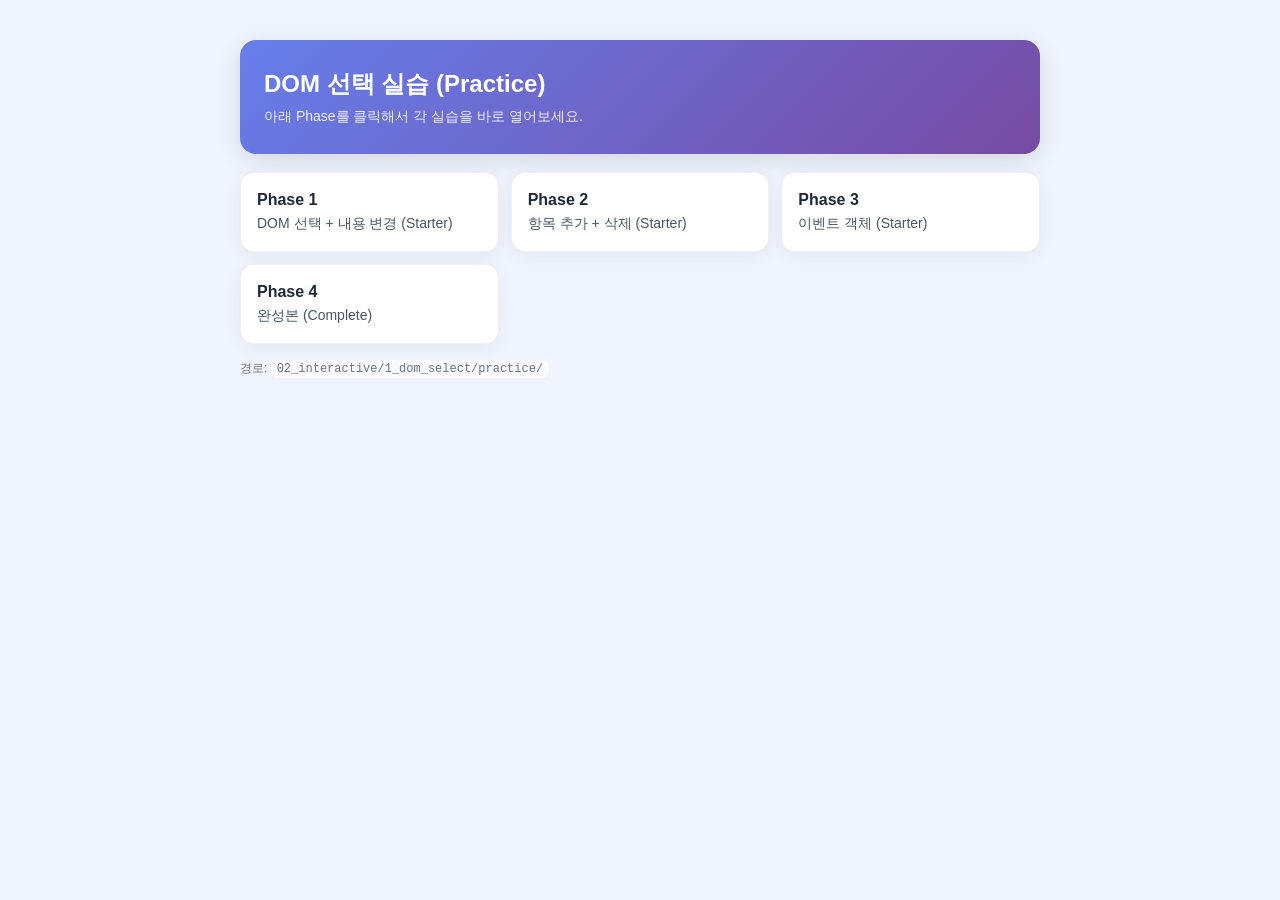
<file: practice/index.html>
<!doctype html>
<html lang="ko">
  <head>
    <meta charset="UTF-8" />
    <meta name="viewport" content="width=device-width, initial-scale=1.0" />
    <title>DOM 선택 실습 - Practice 목차</title>
    <link rel="stylesheet" href="./style.css" />
  </head>
  <body>
    <main class="wrap">
      <header class="hero">
        <h1>DOM 선택 실습 (Practice)</h1>
        <p>아래 Phase를 클릭해서 각 실습을 바로 열어보세요.</p>
      </header>

      <section class="grid" aria-label="Phase 목록">
        <a class="card" href="./phase1_starter/index.html">
          <div class="card-title">Phase 1</div>
          <div class="card-desc">DOM 선택 + 내용 변경 (Starter)</div>
        </a>

        <a class="card" href="./phase2_starter/index.html">
          <div class="card-title">Phase 2</div>
          <div class="card-desc">항목 추가 + 삭제 (Starter)</div>
        </a>

        <a class="card" href="./phase3_starter/index.html">
          <div class="card-title">Phase 3</div>
          <div class="card-desc">이벤트 객체 (Starter)</div>
        </a>

        <a class="card" href="./phase4_complete/index.html">
          <div class="card-title">Phase 4</div>
          <div class="card-desc">완성본 (Complete)</div>
        </a>
      </section>

      <footer class="footer">
        <span>경로: <code>02_interactive/1_dom_select/practice/</code></span>
      </footer>
    </main>
  </body>
</html>
</file>
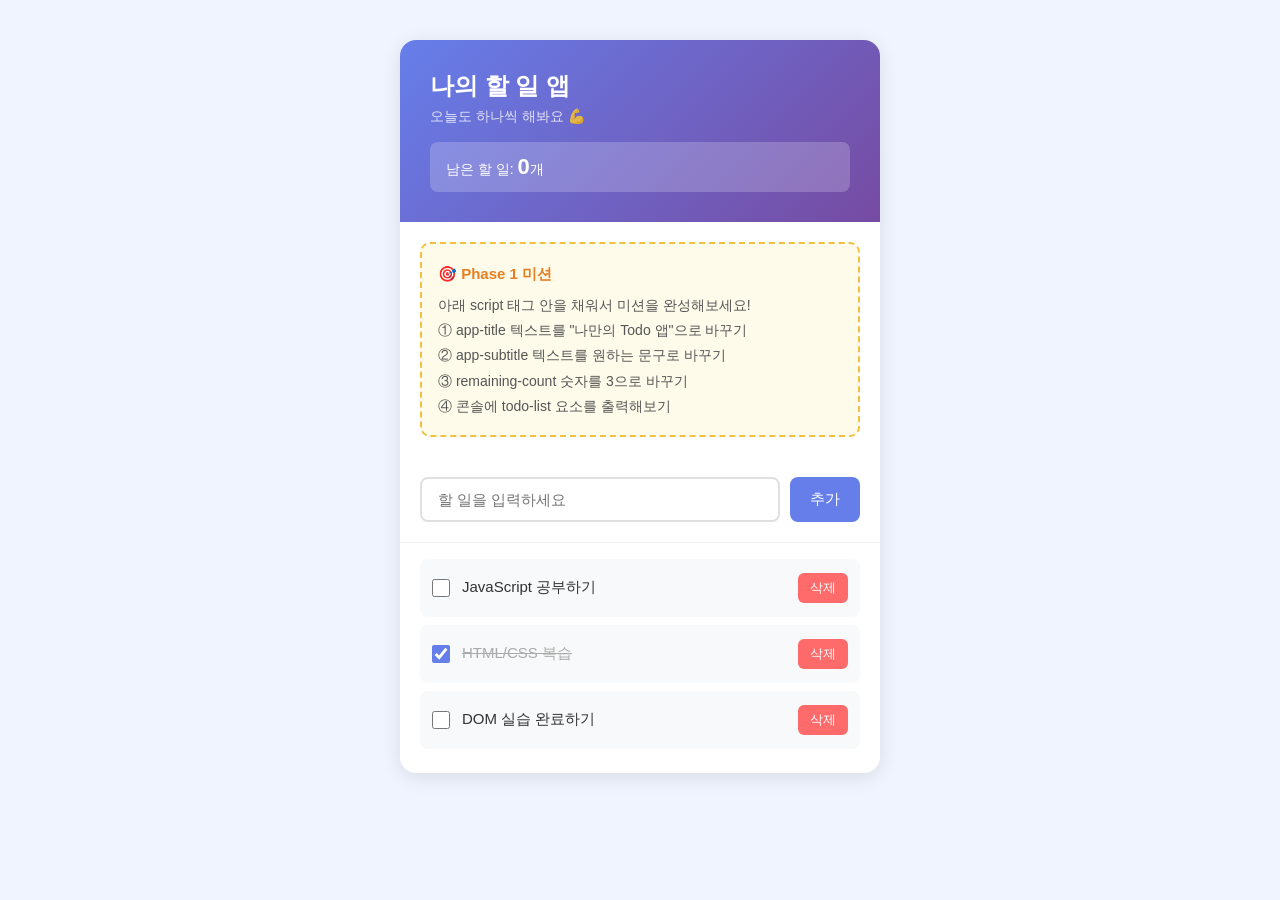
<file: practice/phase1_starter/index.html>
<!doctype html>
<html lang="ko">
  <head>
    <meta charset="UTF-8" />
    <meta name="viewport" content="width=device-width, initial-scale=1.0" />
    <title>Phase 1 - DOM 선택 + 내용 변경</title>
    <link rel="stylesheet" href="./style.css" />
    <script src="./script.js" defer></script>
  </head>
  <body>
    <div class="app">
      <!-- 헤더 -->
      <div class="app-header">
        <h1 id="app-title">나의 할 일 앱</h1>
        <p id="app-subtitle">오늘도 하나씩 해봐요 💪</p>
        <div class="summary">
          남은 할 일: <span id="remaining-count">0</span>개
        </div>
      </div>

      <!-- 미션 안내 -->
      <div class="mission-box">
        <strong>🎯 Phase 1 미션</strong>
        아래 script 태그 안을 채워서 미션을 완성해보세요!<br />
        ① app-title 텍스트를 "나만의 Todo 앱"으로 바꾸기<br />
        ② app-subtitle 텍스트를 원하는 문구로 바꾸기<br />
        ③ remaining-count 숫자를 3으로 바꾸기<br />
        ④ 콘솔에 todo-list 요소를 출력해보기
      </div>

      <!-- 입력 영역 -->
      <div class="input-area">
        <div class="input-row">
          <input type="text" id="todo-input" placeholder="할 일을 입력하세요" />
          <button class="btn-add" id="add-btn">추가</button>
        </div>
      </div>

      <!-- 할 일 목록 (샘플) -->
      <ul class="todo-list" id="todo-list">
        <li class="todo-item">
          <input type="checkbox" />
          <span>JavaScript 공부하기</span>
          <button class="btn-delete">삭제</button>
        </li>
        <li class="todo-item done">
          <input type="checkbox" checked />
          <span>HTML/CSS 복습</span>
          <button class="btn-delete">삭제</button>
        </li>
        <li class="todo-item">
          <input type="checkbox" />
          <span>DOM 실습 완료하기</span>
          <button class="btn-delete">삭제</button>
        </li>
      </ul>
    </div>
  </body>
</html>
</file>
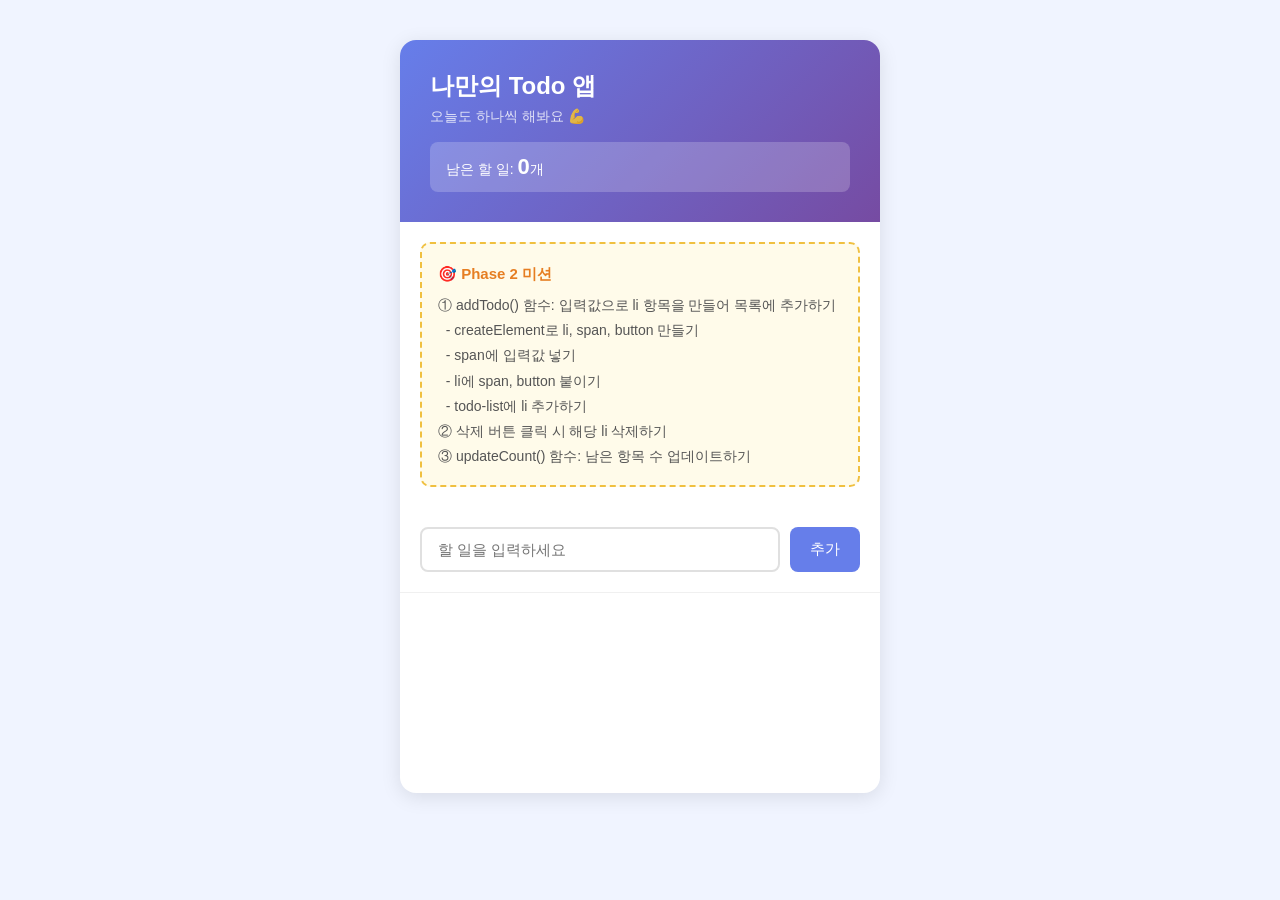
<file: practice/phase2_starter/index.html>
<!doctype html>
<html lang="ko">
  <head>
    <meta charset="UTF-8" />
    <meta name="viewport" content="width=device-width, initial-scale=1.0" />
    <title>Phase 2 - 항목 추가 + 삭제</title>
    <link rel="stylesheet" href="./style.css" />
    <script src="./script.js" defer></script>
  </head>
  <body>
    <div class="app">
      <div class="app-header">
        <h1 id="app-title">나만의 Todo 앱</h1>
        <p id="app-subtitle">오늘도 하나씩 해봐요 💪</p>
        <div class="summary">
          남은 할 일: <span id="remaining-count">0</span>개
        </div>
      </div>

      <div class="mission-box">
        <strong>🎯 Phase 2 미션</strong>
        ① addTodo() 함수: 입력값으로 li 항목을 만들어 목록에 추가하기<br />
        &nbsp;&nbsp;- createElement로 li, span, button 만들기<br />
        &nbsp;&nbsp;- span에 입력값 넣기<br />
        &nbsp;&nbsp;- li에 span, button 붙이기<br />
        &nbsp;&nbsp;- todo-list에 li 추가하기<br />
        ② 삭제 버튼 클릭 시 해당 li 삭제하기<br />
        ③ updateCount() 함수: 남은 항목 수 업데이트하기
      </div>

      <div class="input-area">
        <div class="input-row">
          <input type="text" id="todo-input" placeholder="할 일을 입력하세요" />
          <button class="btn-add" id="add-btn">추가</button>
        </div>
      </div>

      <ul class="todo-list" id="todo-list"></ul>
    </div>
  </body>
</html>
</file>
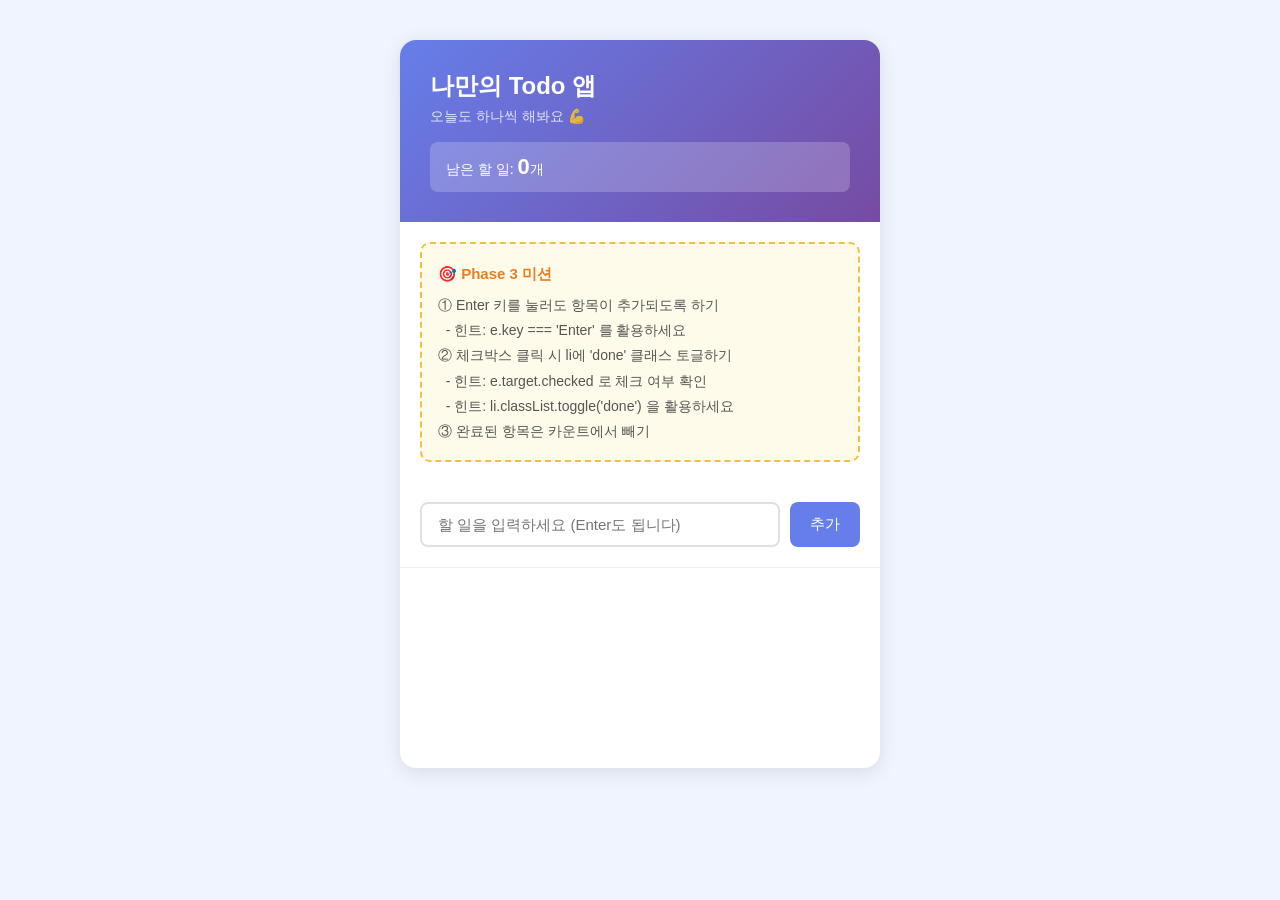
<file: practice/phase3_starter/index.html>
<!doctype html>
<html lang="ko">
  <head>
    <meta charset="UTF-8" />
    <meta name="viewport" content="width=device-width, initial-scale=1.0" />
    <title>Phase 3 - 이벤트 객체</title>
    <link rel="stylesheet" href="./style.css" />
    <script src="./script.js" defer></script>
  </head>
  <body>
    <div class="app">
      <div class="app-header">
        <h1>나만의 Todo 앱</h1>
        <p>오늘도 하나씩 해봐요 💪</p>
        <div class="summary">
          남은 할 일: <span id="remaining-count">0</span>개
        </div>
      </div>

      <div class="mission-box">
        <strong>🎯 Phase 3 미션</strong>
        ① Enter 키를 눌러도 항목이 추가되도록 하기<br />
        &nbsp;&nbsp;- 힌트: e.key === 'Enter' 를 활용하세요<br />
        ② 체크박스 클릭 시 li에 'done' 클래스 토글하기<br />
        &nbsp;&nbsp;- 힌트: e.target.checked 로 체크 여부 확인<br />
        &nbsp;&nbsp;- 힌트: li.classList.toggle('done') 을 활용하세요<br />
        ③ 완료된 항목은 카운트에서 빼기
      </div>

      <div class="input-area">
        <div class="input-row">
          <input
            type="text"
            id="todo-input"
            placeholder="할 일을 입력하세요 (Enter도 됩니다)"
          />
          <button class="btn-add" id="add-btn">추가</button>
        </div>
      </div>

      <ul class="todo-list" id="todo-list"></ul>
    </div>
  </body>
</html>
</file>
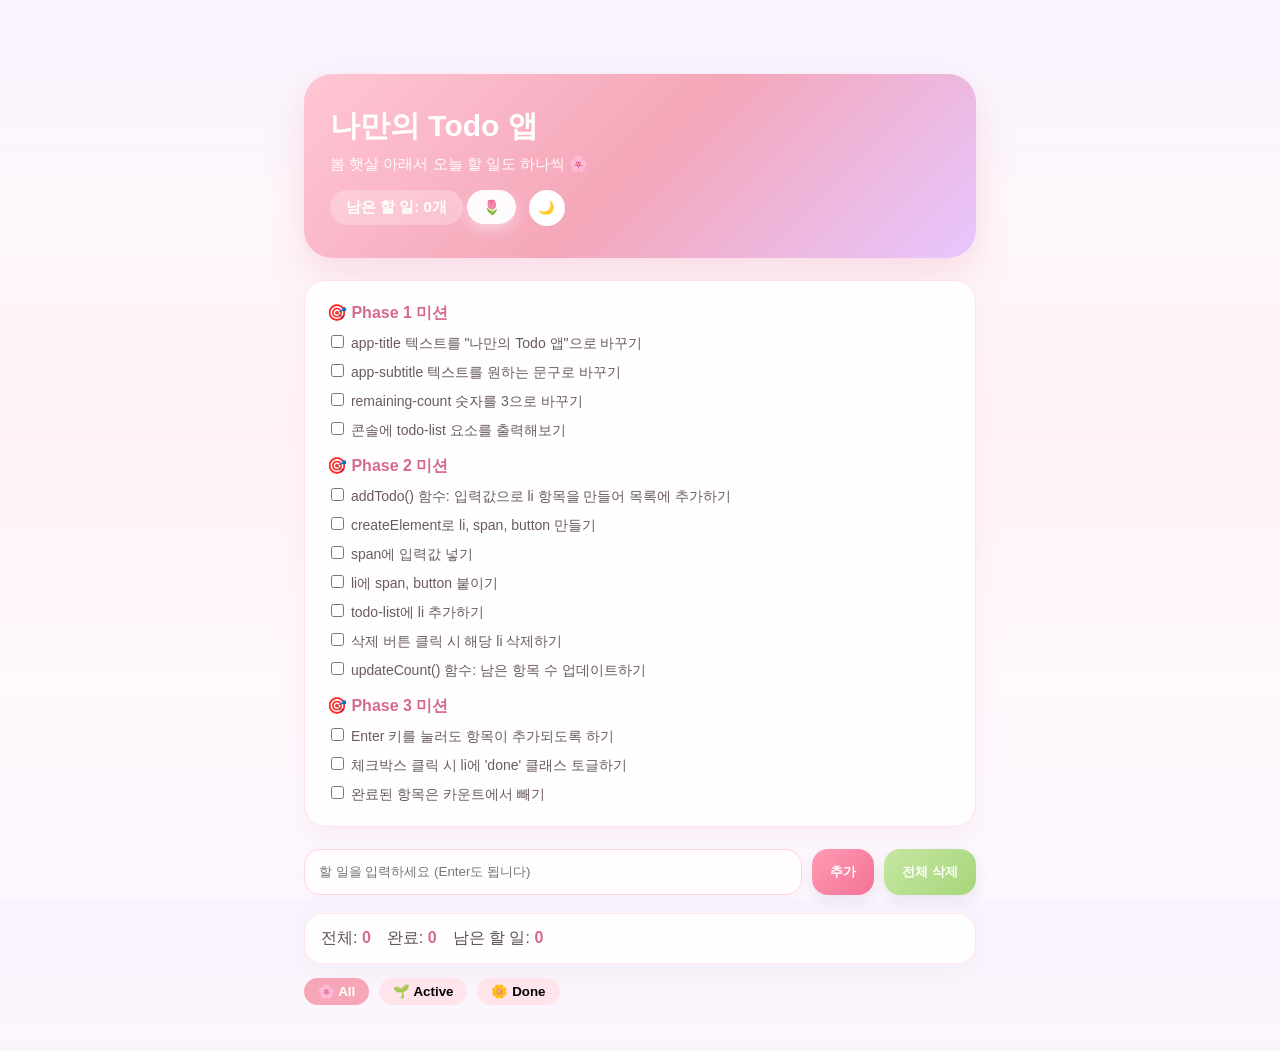
<file: practice/phase4_complete/index.html>
<!doctype html>
<html lang="ko">
  <head>
    <meta charset="UTF-8" />
    <meta name="viewport" content="width=device-width, initial-scale=1.0" />
    <title>Phase 4 - complete</title>
    <link rel="stylesheet" href="style.css" />
    <script src="script.js" defer></script>
  </head>
  <body>
    <!--벚꽃 배경-->
    <div class="blossom-container"></div>
    <!--체크 완료 시 꽃 이펙트-->
    <div class="effect-container"></div>
    <div class="app">
      <div class="app-header">
        <h1>Todo 앱</h1>
        <p>할 일을 관리해보세요 🙂</p>
        <div class="summary">
          남은 할 일: <span id="remaining-count">0</span>개
        </div>

        <a href="../index.html" class="btn-home">🌷</a>
        <button id="dark-toggle">🌙</button>
      </div>

      <div class="mission-box">
        <strong>🎯 Phase 1 미션</strong>
        <label>
          <input type="checkbox" />
          app-title 텍스트를 "나만의 Todo 앱"으로 바꾸기
        </label>
        <label>
          <input type="checkbox" />
          app-subtitle 텍스트를 원하는 문구로 바꾸기
        </label>
        <label>
          <input type="checkbox" />
          remaining-count 숫자를 3으로 바꾸기
        </label>
        <label>
          <input type="checkbox" />
          콘솔에 todo-list 요소를 출력해보기
        </label>

        <strong>🎯 Phase 2 미션</strong>
        <label>
          <input type="checkbox" />
          addTodo() 함수: 입력값으로 li 항목을 만들어 목록에 추가하기
        </label>
        <label>
          <input type="checkbox" />
          createElement로 li, span, button 만들기
        </label>
        <label>
          <input type="checkbox" />
          span에 입력값 넣기
        </label>
        <label>
          <input type="checkbox" />
          li에 span, button 붙이기
        </label>
        <label>
          <input type="checkbox" />
          todo-list에 li 추가하기
        </label>
        <label>
          <input type="checkbox" />
          삭제 버튼 클릭 시 해당 li 삭제하기
        </label>
        <label>
          <input type="checkbox" />
          updateCount() 함수: 남은 항목 수 업데이트하기
        </label>

        <strong>🎯 Phase 3 미션</strong>
        <label>
          <input type="checkbox" />
          Enter 키를 눌러도 항목이 추가되도록 하기
        </label>
        <label>
          <input type="checkbox" />
          체크박스 클릭 시 li에 'done' 클래스 토글하기
        </label>
        <label>
          <input type="checkbox" />
          완료된 항목은 카운트에서 빼기
        </label>
      </div>

      <div class="input-area">
        <div class="input-row">
          <input
            type="text"
            id="todo-input"
            placeholder="할 일을 입력하세요 (Enter도 됩니다)"
          />
          <button class="btn-add" id="add-btn">추가</button>
          <button class="btn-clear" id="clear-btn">전체 삭제</button>
        </div>
      </div>

      <div class="status-box">
        <span>전체: <strong id="total-count">0</strong></span>
        <span>완료: <strong id="done-count">0</strong></span>
        <span>남은 할 일: <strong id="remaining-count-2">0</strong></span>
      </div>

      <div class="filter-box">
        <button data-filter="all" class="filter-btn active">🌸 All</button>
        <button data-filter="active" class="filter-btn">🌱 Active</button>
        <button data-filter="done" class="filter-btn">🌼 Done</button>
      </div>
      <ul class="todo-list" id="todo-list"></ul>
    </div>

    <button id="scroll-top">🌸</button>
  </body>
</html>
</file>
<file: practice/style.css>
* {
  box-sizing: border-box;
}
html,
body {
  height: 100%;
}
body {
  margin: 0;
  font-family:
    -apple-system, BlinkMacSystemFont, "Segoe UI", Roboto, "Noto Sans KR",
    sans-serif;
  background: #f0f4ff;
  color: #1f2937;
}

.wrap {
  max-width: 840px;
  margin: 0 auto;
  padding: 40px 20px;
}

.hero {
  background: linear-gradient(135deg, #667eea, #764ba2);
  color: #fff;
  border-radius: 16px;
  padding: 28px 24px;
  box-shadow: 0 6px 24px rgba(0, 0, 0, 0.12);
}

.hero h1 {
  margin: 0 0 8px;
  font-size: 24px;
}

.hero p {
  margin: 0;
  opacity: 0.9;
  font-size: 14px;
}

.grid {
  margin-top: 18px;
  display: grid;
  gap: 12px;
  grid-template-columns: repeat(auto-fit, minmax(240px, 1fr));
}

.card {
  display: block;
  text-decoration: none;
  background: #fff;
  border-radius: 14px;
  padding: 18px 16px;
  border: 1px solid rgba(0, 0, 0, 0.06);
  box-shadow: 0 4px 18px rgba(0, 0, 0, 0.06);
  transition:
    transform 0.12s ease,
    box-shadow 0.12s ease;
  color: inherit;
}

.card:hover {
  transform: translateY(-1px);
  box-shadow: 0 10px 28px rgba(0, 0, 0, 0.1);
}

.card-title {
  font-weight: 800;
  font-size: 16px;
  margin-bottom: 6px;
}

.card-desc {
  font-size: 14px;
  color: #4b5563;
}

.footer {
  margin-top: 16px;
  font-size: 12px;
  color: #6b7280;
}

code {
  font-family:
    ui-monospace, SFMono-Regular, Menlo, Monaco, Consolas, "Liberation Mono",
    "Courier New", monospace;
  background: rgba(255, 255, 255, 0.7);
  padding: 2px 6px;
  border-radius: 6px;
}
</file>
<file: practice/phase1_starter/style.css>
* {
  margin: 0;
  padding: 0;
  box-sizing: border-box;
}

body {
  font-family: -apple-system, BlinkMacSystemFont, "Segoe UI", sans-serif;
  background-color: #f0f4ff;
  display: flex;
  justify-content: center;
  padding: 40px 20px;
}

.app {
  background: white;
  border-radius: 16px;
  box-shadow: 0 4px 20px rgba(0, 0, 0, 0.1);
  width: 100%;
  max-width: 480px;
  overflow: hidden;
}

.app-header {
  background: linear-gradient(135deg, #667eea, #764ba2);
  padding: 30px;
  color: white;
}

.app-header h1 {
  font-size: 24px;
  margin-bottom: 6px;
}

.app-header p {
  font-size: 14px;
  opacity: 0.8;
}

.summary {
  background: rgba(255, 255, 255, 0.2);
  border-radius: 8px;
  padding: 12px 16px;
  margin-top: 16px;
  font-size: 14px;
}

#remaining-count {
  font-size: 22px;
  font-weight: bold;
}

.input-area {
  padding: 20px;
  border-bottom: 1px solid #f0f0f0;
}

.input-row {
  display: flex;
  gap: 10px;
}

input[type="text"] {
  flex: 1;
  padding: 12px 16px;
  border: 2px solid #e0e0e0;
  border-radius: 8px;
  font-size: 15px;
  outline: none;
  transition: border-color 0.2s;
}

input[type="text"]:focus {
  border-color: #667eea;
}

.btn-add {
  padding: 12px 20px;
  background: #667eea;
  color: white;
  border: none;
  border-radius: 8px;
  font-size: 15px;
  cursor: pointer;
  white-space: nowrap;
}

.btn-add:hover {
  background: #5568d3;
}

.todo-list {
  list-style: none;
  padding: 16px 20px;
  min-height: 200px;
}

.todo-item {
  display: flex;
  align-items: center;
  gap: 12px;
  padding: 14px 12px;
  border-radius: 8px;
  margin-bottom: 8px;
  background: #f8f9fa;
  transition: all 0.2s;
}

.todo-item:hover {
  background: #f0f0f0;
}

.todo-item input[type="checkbox"] {
  width: 18px;
  height: 18px;
  cursor: pointer;
  accent-color: #667eea;
}

.todo-item span {
  flex: 1;
  font-size: 15px;
  color: #333;
}

.todo-item.done span {
  text-decoration: line-through;
  color: #aaa;
}

.btn-delete {
  padding: 6px 12px;
  background: #ff6b6b;
  color: white;
  border: none;
  border-radius: 6px;
  font-size: 13px;
  cursor: pointer;
}

.btn-delete:hover {
  background: #e55555;
}

/* 미션 안내 박스 */
.mission-box {
  margin: 20px;
  padding: 16px;
  background: #fffbea;
  border: 2px dashed #f0c040;
  border-radius: 10px;
  font-size: 14px;
  line-height: 1.8;
  color: #555;
}

.mission-box strong {
  color: #e67e22;
  display: block;
  margin-bottom: 6px;
  font-size: 15px;
}
</file>
<file: practice/phase2_starter/style.css>
* {
  margin: 0;
  padding: 0;
  box-sizing: border-box;
}

body {
  font-family: -apple-system, BlinkMacSystemFont, "Segoe UI", sans-serif;
  background-color: #f0f4ff;
  display: flex;
  justify-content: center;
  padding: 40px 20px;
}

.app {
  background: white;
  border-radius: 16px;
  box-shadow: 0 4px 20px rgba(0, 0, 0, 0.1);
  width: 100%;
  max-width: 480px;
  overflow: hidden;
}

.app-header {
  background: linear-gradient(135deg, #667eea, #764ba2);
  padding: 30px;
  color: white;
}

.app-header h1 {
  font-size: 24px;
  margin-bottom: 6px;
}
.app-header p {
  font-size: 14px;
  opacity: 0.8;
}

.summary {
  background: rgba(255, 255, 255, 0.2);
  border-radius: 8px;
  padding: 12px 16px;
  margin-top: 16px;
  font-size: 14px;
}

#remaining-count {
  font-size: 22px;
  font-weight: bold;
}

.input-area {
  padding: 20px;
  border-bottom: 1px solid #f0f0f0;
}

.input-row {
  display: flex;
  gap: 10px;
}

input[type="text"] {
  flex: 1;
  padding: 12px 16px;
  border: 2px solid #e0e0e0;
  border-radius: 8px;
  font-size: 15px;
  outline: none;
  transition: border-color 0.2s;
}

input[type="text"]:focus {
  border-color: #667eea;
}

.btn-add {
  padding: 12px 20px;
  background: #667eea;
  color: white;
  border: none;
  border-radius: 8px;
  font-size: 15px;
  cursor: pointer;
}

.btn-add:hover {
  background: #5568d3;
}

.todo-list {
  list-style: none;
  padding: 16px 20px;
  min-height: 200px;
}

.todo-item {
  display: flex;
  align-items: center;
  gap: 12px;
  padding: 14px 12px;
  border-radius: 8px;
  margin-bottom: 8px;
  background: #f8f9fa;
  transition: all 0.2s;
}

.todo-item:hover {
  background: #f0f0f0;
}

.todo-item input[type="checkbox"] {
  width: 18px;
  height: 18px;
  cursor: pointer;
  accent-color: #667eea;
}

.todo-item span {
  flex: 1;
  font-size: 15px;
  color: #333;
}

.todo-item.done span {
  text-decoration: line-through;
  color: #aaa;
}

.btn-delete {
  padding: 6px 12px;
  background: #ff6b6b;
  color: white;
  border: none;
  border-radius: 6px;
  font-size: 13px;
  cursor: pointer;
}

.btn-delete:hover {
  background: #e55555;
}

.mission-box {
  margin: 20px;
  padding: 16px;
  background: #fffbea;
  border: 2px dashed #f0c040;
  border-radius: 10px;
  font-size: 14px;
  line-height: 1.8;
  color: #555;
}

.mission-box strong {
  color: #e67e22;
  display: block;
  margin-bottom: 6px;
  font-size: 15px;
}
</file>
<file: practice/phase3_starter/style.css>
* {
  margin: 0;
  padding: 0;
  box-sizing: border-box;
}

body {
  font-family: -apple-system, BlinkMacSystemFont, "Segoe UI", sans-serif;
  background-color: #f0f4ff;
  display: flex;
  justify-content: center;
  padding: 40px 20px;
}

.app {
  background: white;
  border-radius: 16px;
  box-shadow: 0 4px 20px rgba(0, 0, 0, 0.1);
  width: 100%;
  max-width: 480px;
  overflow: hidden;
}

.app-header {
  background: linear-gradient(135deg, #667eea, #764ba2);
  padding: 30px;
  color: white;
}

.app-header h1 {
  font-size: 24px;
  margin-bottom: 6px;
}
.app-header p {
  font-size: 14px;
  opacity: 0.8;
}

.summary {
  background: rgba(255, 255, 255, 0.2);
  border-radius: 8px;
  padding: 12px 16px;
  margin-top: 16px;
  font-size: 14px;
}

#remaining-count {
  font-size: 22px;
  font-weight: bold;
}

.input-area {
  padding: 20px;
  border-bottom: 1px solid #f0f0f0;
}

.input-row {
  display: flex;
  gap: 10px;
}

input[type="text"] {
  flex: 1;
  padding: 12px 16px;
  border: 2px solid #e0e0e0;
  border-radius: 8px;
  font-size: 15px;
  outline: none;
  transition: border-color 0.2s;
}

input[type="text"]:focus {
  border-color: #667eea;
}

.btn-add {
  padding: 12px 20px;
  background: #667eea;
  color: white;
  border: none;
  border-radius: 8px;
  font-size: 15px;
  cursor: pointer;
}

.btn-add:hover {
  background: #5568d3;
}

.todo-list {
  list-style: none;
  padding: 16px 20px;
  min-height: 200px;
}

.todo-item {
  display: flex;
  align-items: center;
  gap: 12px;
  padding: 14px 12px;
  border-radius: 8px;
  margin-bottom: 8px;
  background: #f8f9fa;
  transition: all 0.2s;
}

.todo-item:hover {
  background: #f0f0f0;
}

.todo-item input[type="checkbox"] {
  width: 18px;
  height: 18px;
  cursor: pointer;
  accent-color: #667eea;
}

.todo-item span {
  flex: 1;
  font-size: 15px;
  color: #333;
  transition: all 0.2s;
}

/* 미션: 이 클래스가 붙으면 취소선이 생겨야 해요 */
.todo-item.done span {
  text-decoration: line-through;
  color: #aaa;
}

.btn-delete {
  padding: 6px 12px;
  background: #ff6b6b;
  color: white;
  border: none;
  border-radius: 6px;
  font-size: 13px;
  cursor: pointer;
}

.btn-delete:hover {
  background: #e55555;
}

.mission-box {
  margin: 20px;
  padding: 16px;
  background: #fffbea;
  border: 2px dashed #f0c040;
  border-radius: 10px;
  font-size: 14px;
  line-height: 1.8;
  color: #555;
}

.mission-box strong {
  color: #e67e22;
  display: block;
  margin-bottom: 6px;
  font-size: 15px;
}
</file>
<file: practice/phase4_complete/style.css>
* {
  box-sizing: border-box;
}

html,
body {
  height: 100%;
}

body {
  margin: 0;

  font-family:
    -apple-system, BlinkMacSystemFont, "Segoe UI", Roboto, "Noto Sans KR",
    sans-serif;

  background: linear-gradient(
    180deg,
    #f8f3ff 0%,
    #fdf7fb 22%,
    #fff3f7 48%,
    #fff8fb 72%,
    #fcf7ff 100%
  );

  color: #5f4f56;

  min-height: 100vh;
  position: relative;
  transition: color 0.3s ease;
}

/* 다크모드 배경 오버레이 */
body::before {
  content: "";
  position: fixed;
  inset: 0;
  background: linear-gradient(
    180deg,
    #241b22 0%,
    #2e232d 35%,
    #241f2c 70%,
    #1b1721 100%
  );
  opacity: 0;
  transition: opacity 0.45s ease;
  pointer-events: none;
  z-index: 0;
}

/* 앱 전체 레이아웃 */

.app {
  position: relative;
  z-index: 2;

  max-width: 720px;
  margin: 50px auto;
  padding: 24px;
}

/* 상단 헤더 영역 */

.app-header {
  /* 핑크 그라디언트 */
  background: linear-gradient(135deg, #ffc6d4, #f4a7b9, #e7c6ff);

  color: white;

  border-radius: 28px;
  padding: 32px 26px;

  /* 카드 그림자 */
  box-shadow: 0 14px 35px rgba(244, 167, 185, 0.35);
}

.app-header h1 {
  margin: 0 0 8px;
  font-size: 30px;
  font-weight: 800;
}

.app-header p {
  margin: 0;
  font-size: 15px;
  opacity: 0.95;
}

/* 남은 할 일 표시 */

.summary {
  margin-top: 16px;

  font-size: 15px;
  font-weight: 700;

  background: rgba(255, 255, 255, 0.25);

  display: inline-block;
  padding: 8px 16px;

  border-radius: 999px;
}

/* 홈 이동 버튼 */

.btn-home {
  display: inline-block;

  margin-top: 14px;
  padding: 9px 16px;

  background: rgba(255, 255, 255, 0.95);
  color: #d56a8c;

  font-size: 14px;
  font-weight: 700;

  border-radius: 999px;

  text-decoration: none;

  box-shadow: 0 6px 14px rgba(255, 255, 255, 0.4);
}

.btn-home:hover {
  transform: translateY(-2px);
  transition: 0.2s;
}

/* 미션 체크리스트 영역 */

.mission-box {
  margin-top: 22px;

  background: rgba(255, 255, 255, 0.85);

  /* 유리 느낌 */
  backdrop-filter: blur(6px);

  border-radius: 22px;
  padding: 22px;

  border: 1px solid #ffe0ea;

  box-shadow: 0 10px 25px rgba(240, 190, 210, 0.18);
}

.mission-box strong {
  display: block;

  margin-top: 16px;
  margin-bottom: 8px;

  font-size: 16px;
  color: #d56a8c;
}

.mission-box strong:first-child {
  margin-top: 0;
}

.mission-box label {
  display: block;
  margin-top: 8px;

  font-size: 14px;
  color: #6b5a60;
}

.mission-box input[type="checkbox"] {
  accent-color: #f7a6b8;
}

/* 입력 영역 */

.input-area {
  margin-top: 22px;
}

.input-row {
  display: flex;
  gap: 10px;
  flex-wrap: wrap;
}

/* 할 일 입력창 */

#todo-input {
  flex: 1;
  min-width: 220px;

  height: 46px;
  padding: 0 14px;

  border: 1px solid #ffd4e2;
  border-radius: 16px;

  background: #fffdfd;

  box-shadow: 0 6px 14px rgba(244, 210, 220, 0.15);
}

#todo-input:focus {
  border-color: #f7a6b8;

  /* 포커스 효과 */
  box-shadow: 0 0 0 4px rgba(247, 166, 184, 0.2);
}

/* 버튼 스타일 */

.btn-add,
.btn-clear {
  border: none;

  color: white;

  border-radius: 16px;

  padding: 0 18px;
  height: 46px;

  font-weight: 700;

  cursor: pointer;

  box-shadow: 0 6px 16px rgba(0, 0, 0, 0.08);
}

/* 추가 버튼 */

.btn-add {
  background: linear-gradient(135deg, #ff9bb4, #f47295);
}

/* 전체 삭제 버튼 */

.btn-clear {
  background: linear-gradient(135deg, #c6e7a1, #a6d67b);
}

.btn-add:hover,
.btn-clear:hover {
  transform: translateY(-2px);
  transition: 0.2s;
}

/* 상태 표시 영역 */

.status-box {
  display: flex;
  gap: 16px;
  flex-wrap: wrap;

  margin-top: 18px;

  padding: 14px 16px;

  background: rgba(255, 255, 255, 0.9);

  border-radius: 18px;

  border: 1px solid #ffe4ec;

  box-shadow: 0 10px 20px rgba(236, 202, 211, 0.15);
}

.status-box strong {
  color: #d56a8c;
}

/* Todo 리스트 */
.todo-list {
  list-style: none;
  padding: 0;
  margin: 22px 0 0;
}

.todo-list li {
  display: flex;
  align-items: center;
  gap: 10px;
  background: rgba(255, 255, 255, 0.95);
  margin-bottom: 12px;
  padding: 14px 16px;
  border-radius: 18px;
  border: 1px solid #ffe3ec;
  box-shadow: 0 10px 20px rgba(236, 202, 211, 0.15);
  animation: todoPop 0.35s ease;
}

.todo-list li input[type="checkbox"] {
  accent-color: #f7a6b8;
}

.todo-list li span {
  flex: 1;
  color: #6b5a60;
}

.todo-list li button {
  border: none;
  background: linear-gradient(135deg, #f8b4c7, #f08cab);
  color: white;
  border-radius: 999px;
  padding: 8px 14px;
  cursor: pointer;
  font-size: 13px;
  font-weight: 700;
  box-shadow: 0 4px 10px rgba(240, 140, 171, 0.25);
}

.todo-list li button:hover {
  transform: translateY(-1px);
  opacity: 0.95;
  transition: 0.2s;
}

.todo-list li.done span {
  text-decoration: line-through;
  opacity: 0.55;
}

/* 상단 이동 버튼 */

#scroll-top {
  position: fixed;

  right: 22px;
  bottom: 22px;

  width: 50px;
  height: 50px;

  border: none;
  border-radius: 50%;

  background: linear-gradient(135deg, #ffb6c9, #e6c7ff);

  color: white;

  font-size: 22px;

  cursor: pointer;

  display: none;

  z-index: 5;
}

/* 벚꽃 배경 */

.blossom-container,
.effect-container {
  position: fixed;
  top: 0;
  left: 0;
  width: 100%;
  height: 100%;
  pointer-events: none;
  overflow: hidden;
}

.blossom-container {
  z-index: 0;
}

.blossom {
  position: absolute;
  top: -30px;

  font-size: 18px;

  animation: blossomFall linear forwards;
}

/* 체크 완료 꽃 이펙트*/
.effect-container {
  z-index: 10;
}

.effect-flower {
  position: absolute;
  font-size: 18px;
  animation: flowerBurst 1.5s ease-out forwards;
}

/*필터 박스*/
.filter-box {
  display: flex;
  gap: 10px;
  margin-top: 14px;
}

.filter-btn {
  border: none;
  padding: 6px 14px;
  border-radius: 999px;
  cursor: pointer;
  background: #ffe4ec;
  font-weight: 600;
}

.filter-btn.active {
  background: #f7a6b8;
  color: white;
}

/* 다크모드 */
#dark-toggle {
  border: none;
  background: white;
  border-radius: 50%;
  width: 36px;
  height: 36px;
  cursor: pointer;
  margin-left: 8px;
}

.dark #dark-toggle {
  background: rgba(255, 255, 255, 0.16);
  color: white;
}

.dark {
  color: #eee;
}

.dark::before {
  opacity: 1;
}

.dark .app-header {
  background: linear-gradient(135deg, #333, #444);
}

.dark .mission-box,
.dark .status-box,
.dark .todo-list li {
  background: #2a2a2a;
  color: white;
}

.dark .filter-btn {
  background: rgba(255, 220, 230, 0.08);
  color: #f4eef2;
}

.dark .filter-btn.active {
  background: linear-gradient(135deg, #ff9bb4, #f47295);
  color: white;
}

.dark #todo-input {
  background: rgba(45, 35, 42, 0.92);
  color: #f7f1f4;
  border: 1px solid rgba(255, 210, 225, 0.12);
}

.dark #todo-input::placeholder {
  color: rgba(247, 241, 244, 0.55);
}

.app-header,
.mission-box,
.status-box,
.todo-list li,
#todo-input,
.filter-btn {
  transition:
    background 0.35s ease,
    color 0.35s ease,
    border-color 0.35s ease,
    box-shadow 0.35s ease;
}

/* 애니메이션 */

/* 벚꽃 떨어짐 */

@keyframes blossomFall {
  0% {
    transform: translateY(0) rotate(0deg);
  }

  100% {
    transform: translateY(110vh) translateX(40px) rotate(var(--r));
  }
}

/* todo 추가 애니메이션 */

@keyframes todoPop {
  0% {
    transform: translateY(8px) scale(0.98);
    opacity: 0;
  }

  100% {
    transform: translateY(0) scale(1);
    opacity: 1;
  }
}

/* 체크 시 꽃 */
@keyframes flowerBurst {
  0% {
    transform: translate(0, 0) scale(0.7) rotate(0deg);
    opacity: 1;
  }

  100% {
    transform: translate(var(--x), var(--y)) scale(1.1) rotate(360deg);
    opacity: 0;
  }
}

/* 컨페티 추가 */
.confetti {
  position: fixed;
  font-size: 18px;
  animation: confettiFall 1s ease-out forwards;
}

@keyframes confettiFall {
  0% {
    transform: translate(0, 0) rotate(0deg);
    opacity: 1;
  }

  100% {
    transform: translate(var(--x), var(--y)) rotate(360deg);
    opacity: 0;
  }
}
</file>
